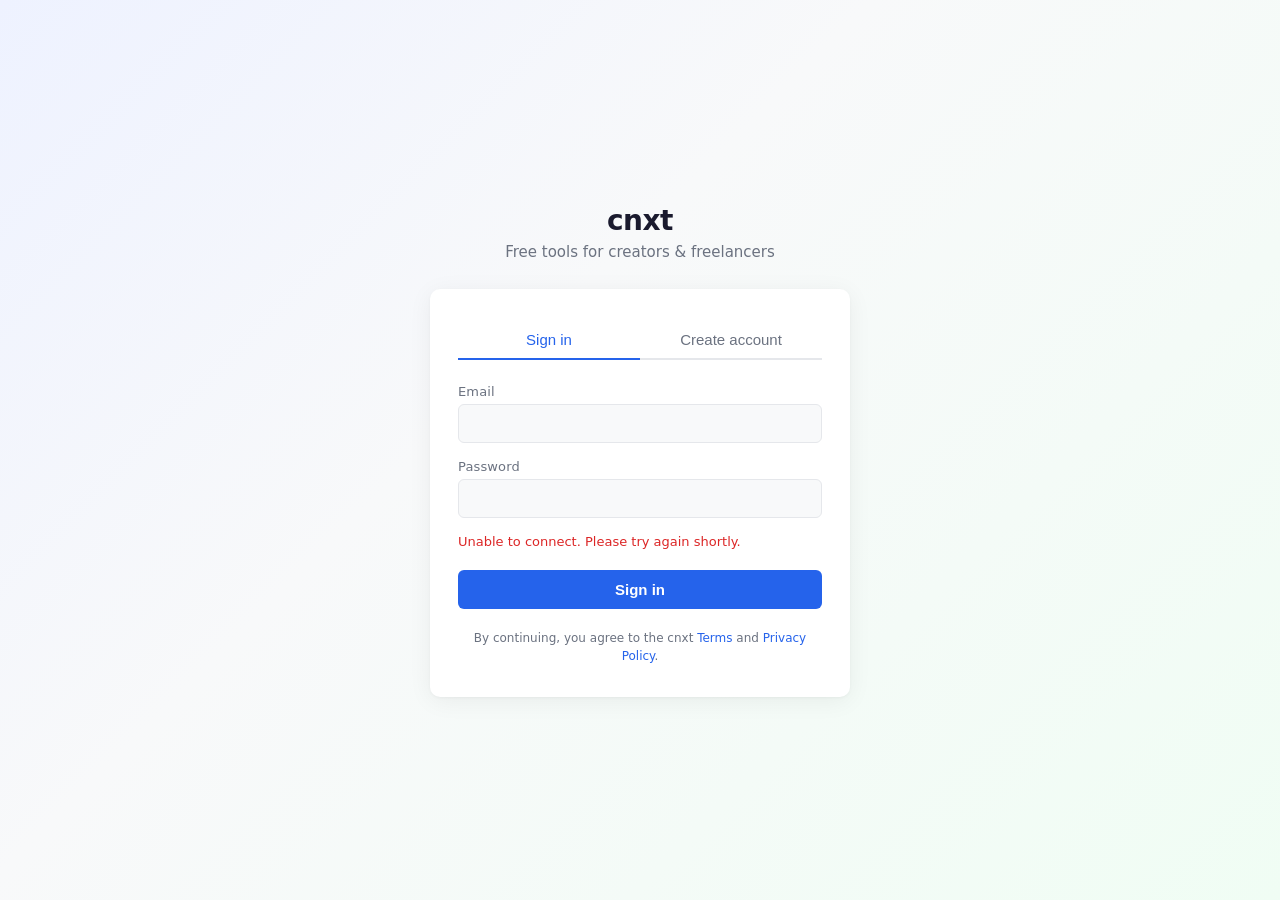
<file: index.html>
<!DOCTYPE html>
<html lang="en">
<head>
  <meta charset="UTF-8" />
  <meta name="viewport" content="width=device-width, initial-scale=1.0" />
  <title>Sign in — cnxt</title>
  <meta name="description" content="Sign in to cnxt — free tools for creators and freelancers." />
  <link rel="stylesheet" href="./css/style.css" />
</head>
<body>
  <div class="auth-shell">
    <header class="auth-header">
      <a href="https://cnxt.to" class="auth-logo">cnxt</a>
      <p class="auth-subtitle">Free tools for creators &amp; freelancers</p>
    </header>

    <main class="auth-card">
      <div class="auth-tabs">
        <button id="show-sign-in" class="auth-tab auth-tab-active">Sign in</button>
        <button id="show-sign-up" class="auth-tab">Create account</button>
      </div>

      <!-- Sign In -->
      <form id="sign-in-form" class="auth-form">
        <label class="field">
          <span>Email</span>
          <input type="email" name="email" autocomplete="email" required />
        </label>
        <label class="field">
          <span>Password</span>
          <input type="password" name="password" autocomplete="current-password" required minlength="6" />
        </label>
        <p id="auth-feedback" class="auth-feedback" data-mode="idle"></p>
        <button type="submit" class="btn btn-primary">Sign in</button>
      </form>

      <!-- Sign Up -->
      <form id="sign-up-form" class="auth-form auth-form-hidden">
        <label class="field">
          <span>Email</span>
          <input type="email" name="email" autocomplete="email" required />
        </label>
        <label class="field">
          <span>Password</span>
          <input type="password" name="password" autocomplete="new-password" required minlength="6" />
        </label>
        <label class="field">
          <span>Confirm password</span>
          <input type="password" name="confirm" autocomplete="new-password" required minlength="6" />
        </label>
        <label class="field-checkbox">
          <input type="checkbox" name="terms" required />
          <span>I agree to the <a href="/terms.html" target="_blank">Terms of Service</a> and <a href="/privacy.html" target="_blank">Privacy Policy</a></span>
        </label>
        <label class="field-checkbox">
          <input type="checkbox" name="newsletter" />
          <span>Send me the <strong>Feedfree Digest</strong> — curated startup advice from social media</span>
        </label>
        <p id="auth-feedback-signup" class="auth-feedback" data-mode="idle"></p>
        <button type="submit" class="btn btn-primary">Create account</button>
      </form>

      <p class="auth-footer-text">
        By continuing, you agree to the cnxt
        <a href="/terms.html">Terms</a> and
        <a href="/privacy.html">Privacy Policy</a>.
      </p>
    </main>
  </div>

  <script type="module" src="./js/auth.js"></script>
</body>
</html>
</file>
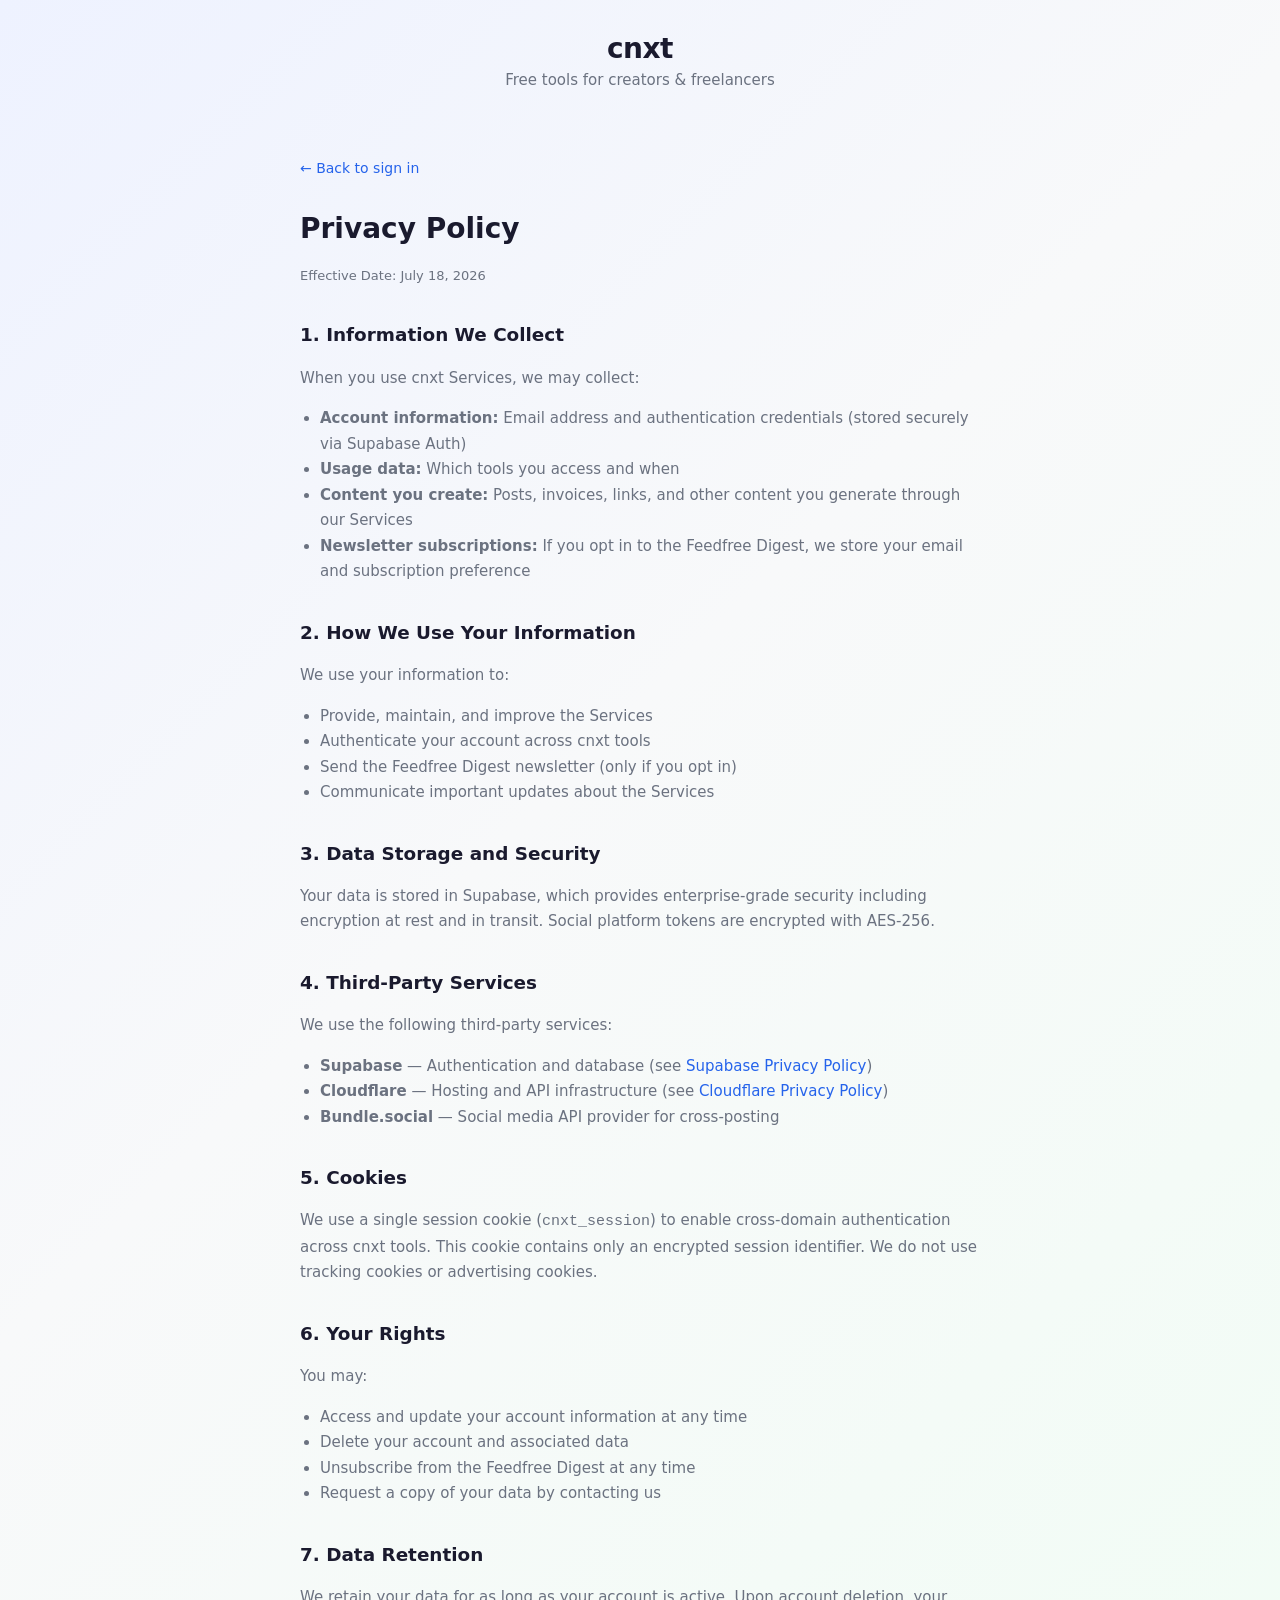
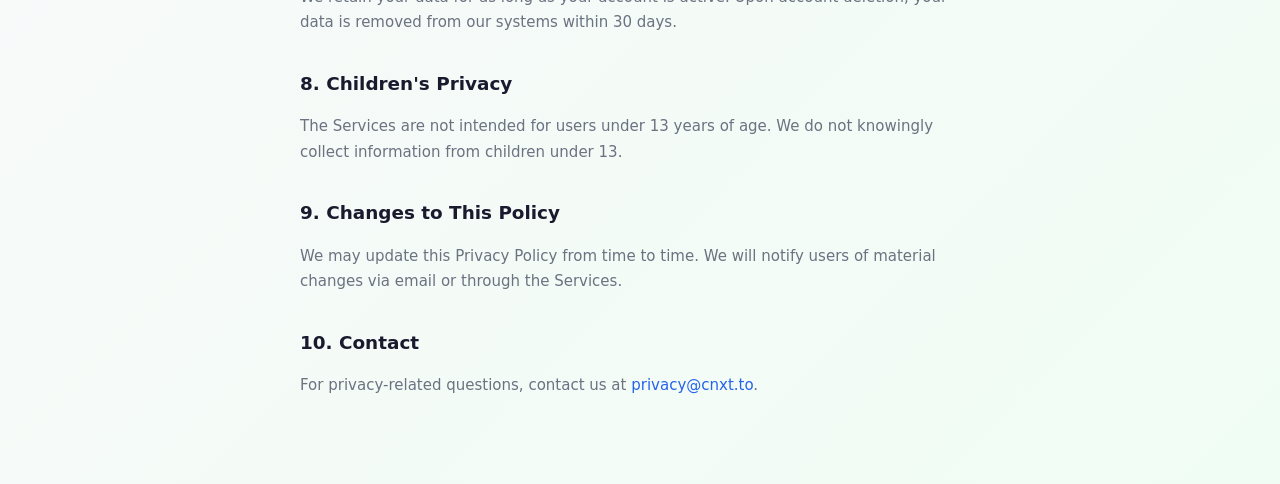
<file: privacy.html>
<!DOCTYPE html>
<html lang="en">
<head>
  <meta charset="UTF-8" />
  <meta name="viewport" content="width=device-width, initial-scale=1.0" />
  <title>Privacy Policy — cnxt</title>
  <meta name="description" content="Privacy Policy for cnxt tools." />
  <link rel="stylesheet" href="./css/style.css" />
  <style>
    .legal-content { max-width: 720px; margin: 0 auto; padding: 40px 20px; line-height: 1.7; }
    .legal-content h1 { font-size: 1.75rem; margin-bottom: 8px; }
    .legal-content h2 { font-size: 1.15rem; margin-top: 32px; margin-bottom: 8px; }
    .legal-content p, .legal-content ul { color: var(--muted); font-size: 0.9375rem; }
    .legal-content ul { padding-left: 20px; }
    .legal-content .effective { font-size: 0.8125rem; color: var(--muted); margin-bottom: 32px; }
    .legal-back { display: block; margin-bottom: 24px; font-size: 0.875rem; }
  </style>
</head>
<body>
  <div class="auth-shell">
    <header class="auth-header">
      <a href="/" class="auth-logo">cnxt</a>
      <p class="auth-subtitle">Free tools for creators &amp; freelancers</p>
    </header>
    <div class="legal-content">
      <a href="/" class="legal-back">← Back to sign in</a>
      <h1>Privacy Policy</h1>
      <p class="effective">Effective Date: July 18, 2026</p>

      <h2>1. Information We Collect</h2>
      <p>When you use cnxt Services, we may collect:</p>
      <ul>
        <li><strong>Account information:</strong> Email address and authentication credentials (stored securely via Supabase Auth)</li>
        <li><strong>Usage data:</strong> Which tools you access and when</li>
        <li><strong>Content you create:</strong> Posts, invoices, links, and other content you generate through our Services</li>
        <li><strong>Newsletter subscriptions:</strong> If you opt in to the Feedfree Digest, we store your email and subscription preference</li>
      </ul>

      <h2>2. How We Use Your Information</h2>
      <p>We use your information to:</p>
      <ul>
        <li>Provide, maintain, and improve the Services</li>
        <li>Authenticate your account across cnxt tools</li>
        <li>Send the Feedfree Digest newsletter (only if you opt in)</li>
        <li>Communicate important updates about the Services</li>
      </ul>

      <h2>3. Data Storage and Security</h2>
      <p>Your data is stored in Supabase, which provides enterprise-grade security including encryption at rest and in transit. Social platform tokens are encrypted with AES-256.</p>

      <h2>4. Third-Party Services</h2>
      <p>We use the following third-party services:</p>
      <ul>
        <li><strong>Supabase</strong> — Authentication and database (see <a href="https://supabase.com/privacy" target="_blank">Supabase Privacy Policy</a>)</li>
        <li><strong>Cloudflare</strong> — Hosting and API infrastructure (see <a href="https://www.cloudflare.com/privacypolicy/" target="_blank">Cloudflare Privacy Policy</a>)</li>
        <li><strong>Bundle.social</strong> — Social media API provider for cross-posting</li>
      </ul>

      <h2>5. Cookies</h2>
      <p>We use a single session cookie (<code>cnxt_session</code>) to enable cross-domain authentication across cnxt tools. This cookie contains only an encrypted session identifier. We do not use tracking cookies or advertising cookies.</p>

      <h2>6. Your Rights</h2>
      <p>You may:</p>
      <ul>
        <li>Access and update your account information at any time</li>
        <li>Delete your account and associated data</li>
        <li>Unsubscribe from the Feedfree Digest at any time</li>
        <li>Request a copy of your data by contacting us</li>
      </ul>

      <h2>7. Data Retention</h2>
      <p>We retain your data for as long as your account is active. Upon account deletion, your data is removed from our systems within 30 days.</p>

      <h2>8. Children's Privacy</h2>
      <p>The Services are not intended for users under 13 years of age. We do not knowingly collect information from children under 13.</p>

      <h2>9. Changes to This Policy</h2>
      <p>We may update this Privacy Policy from time to time. We will notify users of material changes via email or through the Services.</p>

      <h2>10. Contact</h2>
      <p>For privacy-related questions, contact us at <a href="mailto:privacy@cnxt.to">privacy@cnxt.to</a>.</p>
    </div>
  </div>
</body>
</html>
</file>
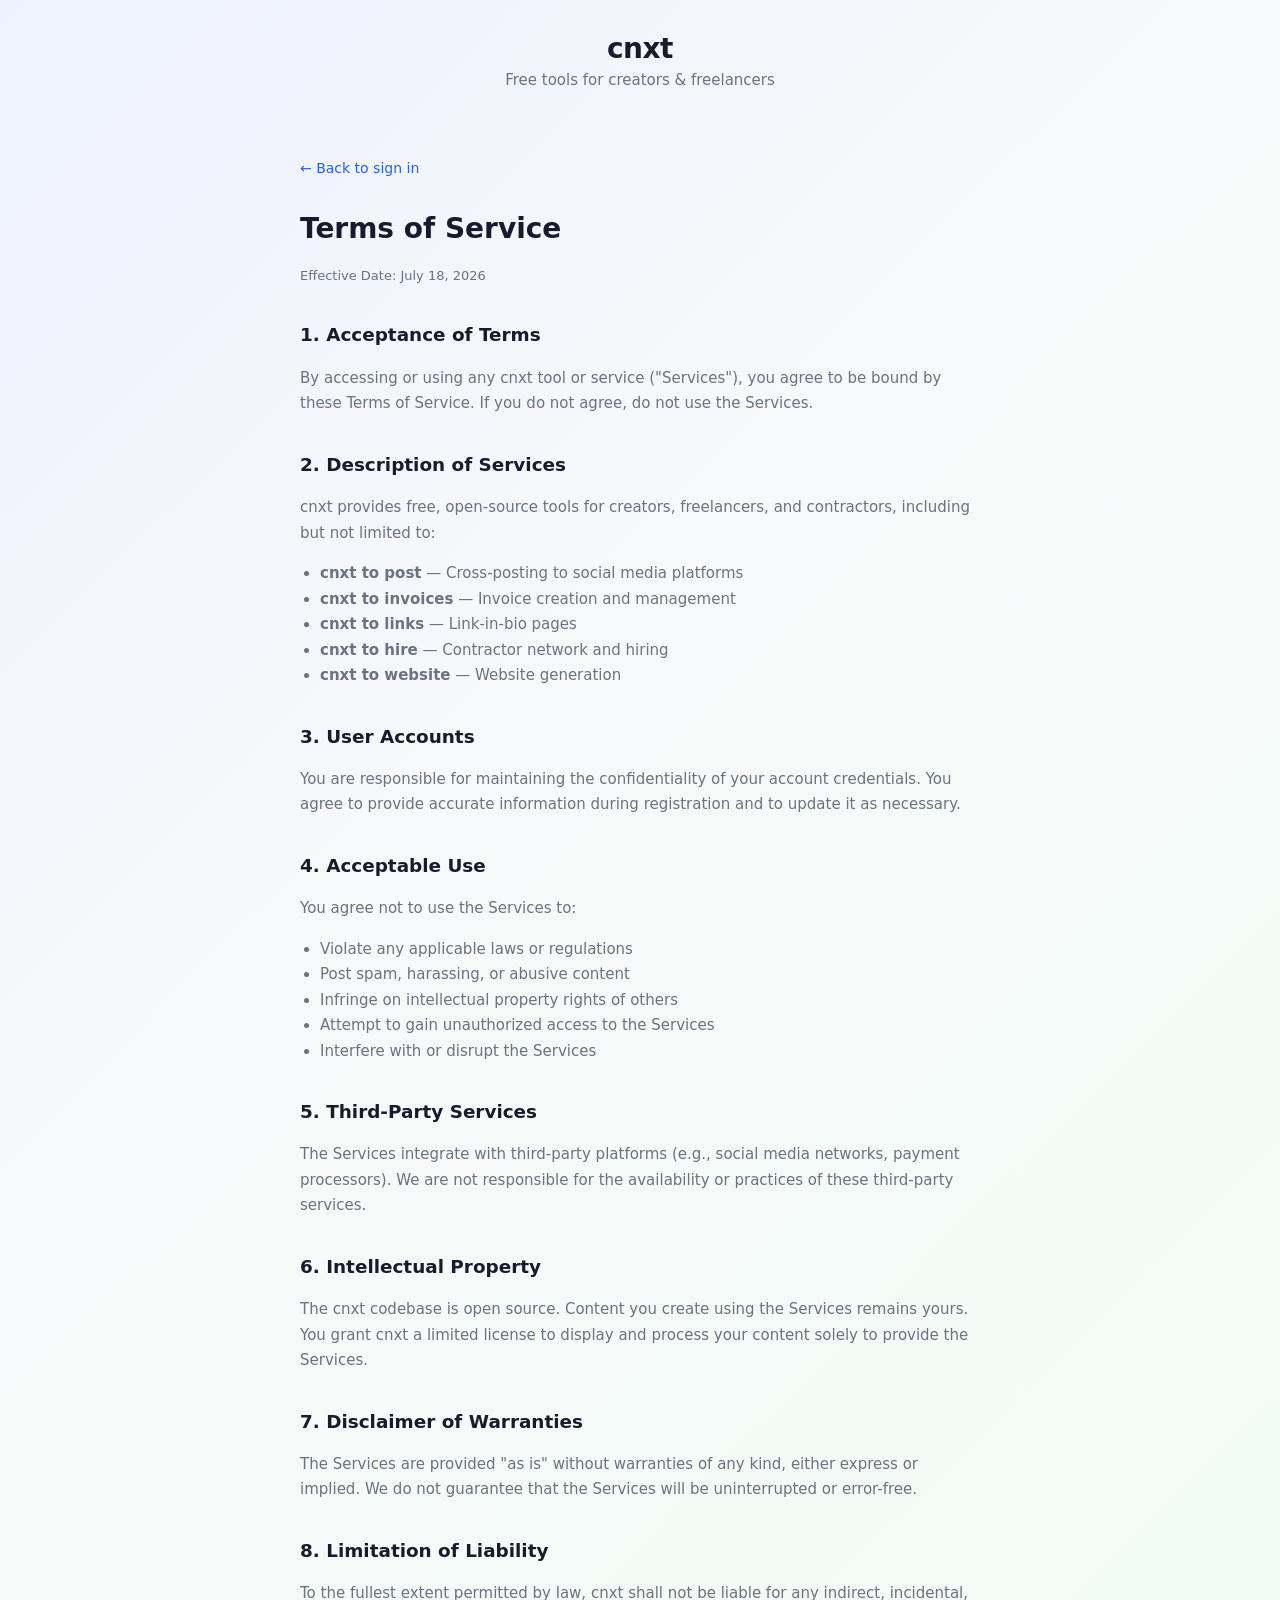
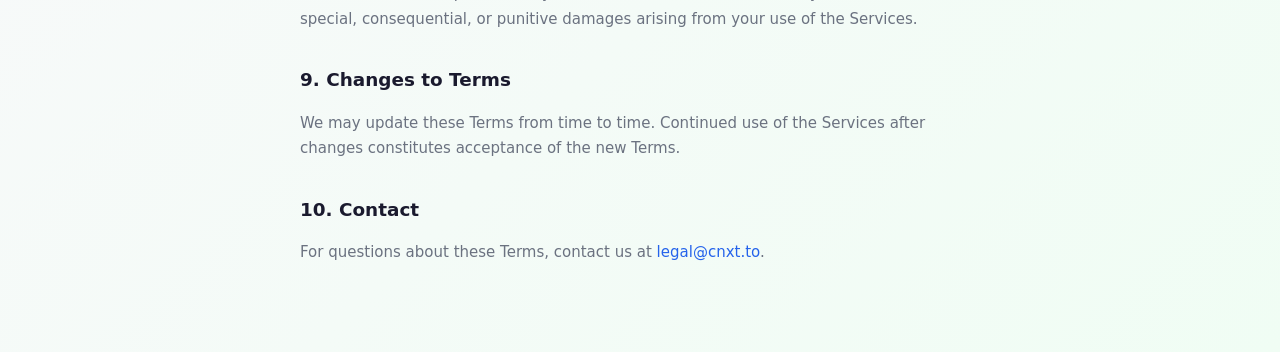
<file: terms.html>
<!DOCTYPE html>
<html lang="en">
<head>
  <meta charset="UTF-8" />
  <meta name="viewport" content="width=device-width, initial-scale=1.0" />
  <title>Terms of Service — cnxt</title>
  <meta name="description" content="Terms of Service for cnxt tools." />
  <link rel="stylesheet" href="./css/style.css" />
  <style>
    .legal-content { max-width: 720px; margin: 0 auto; padding: 40px 20px; line-height: 1.7; }
    .legal-content h1 { font-size: 1.75rem; margin-bottom: 8px; }
    .legal-content h2 { font-size: 1.15rem; margin-top: 32px; margin-bottom: 8px; }
    .legal-content p, .legal-content ul { color: var(--muted); font-size: 0.9375rem; }
    .legal-content ul { padding-left: 20px; }
    .legal-content .effective { font-size: 0.8125rem; color: var(--muted); margin-bottom: 32px; }
    .legal-back { display: block; margin-bottom: 24px; font-size: 0.875rem; }
  </style>
</head>
<body>
  <div class="auth-shell">
    <header class="auth-header">
      <a href="/" class="auth-logo">cnxt</a>
      <p class="auth-subtitle">Free tools for creators &amp; freelancers</p>
    </header>
    <div class="legal-content">
      <a href="/" class="legal-back">← Back to sign in</a>
      <h1>Terms of Service</h1>
      <p class="effective">Effective Date: July 18, 2026</p>

      <h2>1. Acceptance of Terms</h2>
      <p>By accessing or using any cnxt tool or service ("Services"), you agree to be bound by these Terms of Service. If you do not agree, do not use the Services.</p>

      <h2>2. Description of Services</h2>
      <p>cnxt provides free, open-source tools for creators, freelancers, and contractors, including but not limited to:</p>
      <ul>
        <li><strong>cnxt to post</strong> — Cross-posting to social media platforms</li>
        <li><strong>cnxt to invoices</strong> — Invoice creation and management</li>
        <li><strong>cnxt to links</strong> — Link-in-bio pages</li>
        <li><strong>cnxt to hire</strong> — Contractor network and hiring</li>
        <li><strong>cnxt to website</strong> — Website generation</li>
      </ul>

      <h2>3. User Accounts</h2>
      <p>You are responsible for maintaining the confidentiality of your account credentials. You agree to provide accurate information during registration and to update it as necessary.</p>

      <h2>4. Acceptable Use</h2>
      <p>You agree not to use the Services to:</p>
      <ul>
        <li>Violate any applicable laws or regulations</li>
        <li>Post spam, harassing, or abusive content</li>
        <li>Infringe on intellectual property rights of others</li>
        <li>Attempt to gain unauthorized access to the Services</li>
        <li>Interfere with or disrupt the Services</li>
      </ul>

      <h2>5. Third-Party Services</h2>
      <p>The Services integrate with third-party platforms (e.g., social media networks, payment processors). We are not responsible for the availability or practices of these third-party services.</p>

      <h2>6. Intellectual Property</h2>
      <p>The cnxt codebase is open source. Content you create using the Services remains yours. You grant cnxt a limited license to display and process your content solely to provide the Services.</p>

      <h2>7. Disclaimer of Warranties</h2>
      <p>The Services are provided "as is" without warranties of any kind, either express or implied. We do not guarantee that the Services will be uninterrupted or error-free.</p>

      <h2>8. Limitation of Liability</h2>
      <p>To the fullest extent permitted by law, cnxt shall not be liable for any indirect, incidental, special, consequential, or punitive damages arising from your use of the Services.</p>

      <h2>9. Changes to Terms</h2>
      <p>We may update these Terms from time to time. Continued use of the Services after changes constitutes acceptance of the new Terms.</p>

      <h2>10. Contact</h2>
      <p>For questions about these Terms, contact us at <a href="mailto:legal@cnxt.to">legal@cnxt.to</a>.</p>
    </div>
  </div>
</body>
</html>
</file>
<file: css/style.css>
:root {
  --bg: #f8f9fa;
  --card: #ffffff;
  --ink: #1a1a2e;
  --muted: #6b7280;
  --line: #e5e7eb;
  --accent: #2563eb;
  --accent-hover: #1d4ed8;
  --error: #dc2626;
  --success: #059669;
  --radius: 10px;
}

* { box-sizing: border-box; }

body {
  margin: 0;
  font-family: Inter, "Segoe UI", Roboto, system-ui, sans-serif;
  color: var(--ink);
  background: linear-gradient(135deg, #eef2ff 0%, #f8f9fa 40%, #f0fdf4 100%);
  min-height: 100vh;
}

a { color: var(--accent); text-decoration: none; }
a:hover { text-decoration: underline; }

.auth-shell {
  display: flex;
  flex-direction: column;
  align-items: center;
  justify-content: center;
  min-height: 100vh;
  padding: 32px 20px;
}

.auth-header {
  text-align: center;
  margin-bottom: 28px;
}

.auth-logo {
  font-size: 28px;
  font-weight: 700;
  color: var(--ink);
  letter-spacing: -0.5px;
}
.auth-logo:hover { text-decoration: none; }

.auth-subtitle {
  margin: 6px 0 0;
  color: var(--muted);
  font-size: 15px;
}

.auth-card {
  background: var(--card);
  border-radius: var(--radius);
  box-shadow: 0 4px 24px rgba(0, 0, 0, 0.06), 0 1px 3px rgba(0, 0, 0, 0.04);
  width: 100%;
  max-width: 420px;
  padding: 32px 28px;
}

.auth-tabs {
  display: flex;
  border-bottom: 2px solid var(--line);
  margin-bottom: 24px;
}

.auth-tab {
  flex: 1;
  padding: 10px 0;
  background: none;
  border: none;
  font-size: 15px;
  font-weight: 500;
  color: var(--muted);
  cursor: pointer;
  border-bottom: 2px solid transparent;
  margin-bottom: -2px;
  transition: color 0.15s;
}
.auth-tab:hover { color: var(--ink); }

.auth-tab-active {
  color: var(--accent);
  border-bottom-color: var(--accent);
}
.auth-tab-active:hover { color: var(--accent); }

.auth-form {
  display: flex;
  flex-direction: column;
  gap: 16px;
}

.auth-form-hidden { display: none; }

.field {
  display: flex;
  flex-direction: column;
  gap: 5px;
}

.field span {
  font-size: 13px;
  font-weight: 500;
  color: var(--muted);
  letter-spacing: 0.01em;
}

.field input {
  padding: 10px 12px;
  border: 1.5px solid var(--line);
  border-radius: 6px;
  font-size: 15px;
  color: var(--ink);
  background: var(--bg);
  transition: border-color 0.15s;
}
.field input:focus {
  outline: none;
  border-color: var(--accent);
  box-shadow: 0 0 0 3px rgba(37, 99, 235, 0.1);
}

.btn {
  padding: 11px 20px;
  border: none;
  border-radius: 6px;
  font-size: 15px;
  font-weight: 600;
  cursor: pointer;
  transition: background 0.15s, transform 0.1s;
}
.btn:active { transform: scale(0.98); }

.btn-primary {
  background: var(--accent);
  color: #fff;
}
.btn-primary:hover { background: var(--accent-hover); }
.btn-primary:disabled { opacity: 0.6; cursor: not-allowed; }

.auth-feedback {
  margin: 0;
  font-size: 13px;
  min-height: 20px;
  display: none;
}

.auth-feedback.is-visible { display: block; }

.auth-feedback[data-mode="error"] { color: var(--error); }
.auth-feedback[data-mode="success"] { color: var(--success); }
.auth-feedback[data-mode="idle"] { color: var(--muted); }

.auth-footer-text {
  margin: 20px 0 0;
  font-size: 12px;
  color: var(--muted);
  text-align: center;
  line-height: 1.5;
}

/* Checkbox fields */
.field-checkbox {
  display: flex;
  align-items: flex-start;
  gap: 8px;
  font-size: 13px;
  color: var(--muted);
  line-height: 1.4;
  cursor: pointer;
}
.field-checkbox input[type="checkbox"] {
  margin-top: 2px;
  width: 16px;
  height: 16px;
  accent-color: var(--accent);
  flex-shrink: 0;
}
.field-checkbox a {
  color: var(--accent);
  text-decoration: underline;
}
.field-checkbox strong {
  color: var(--ink);
}

@media (max-width: 480px) {
  .auth-card { padding: 24px 18px; }
}
</file>
